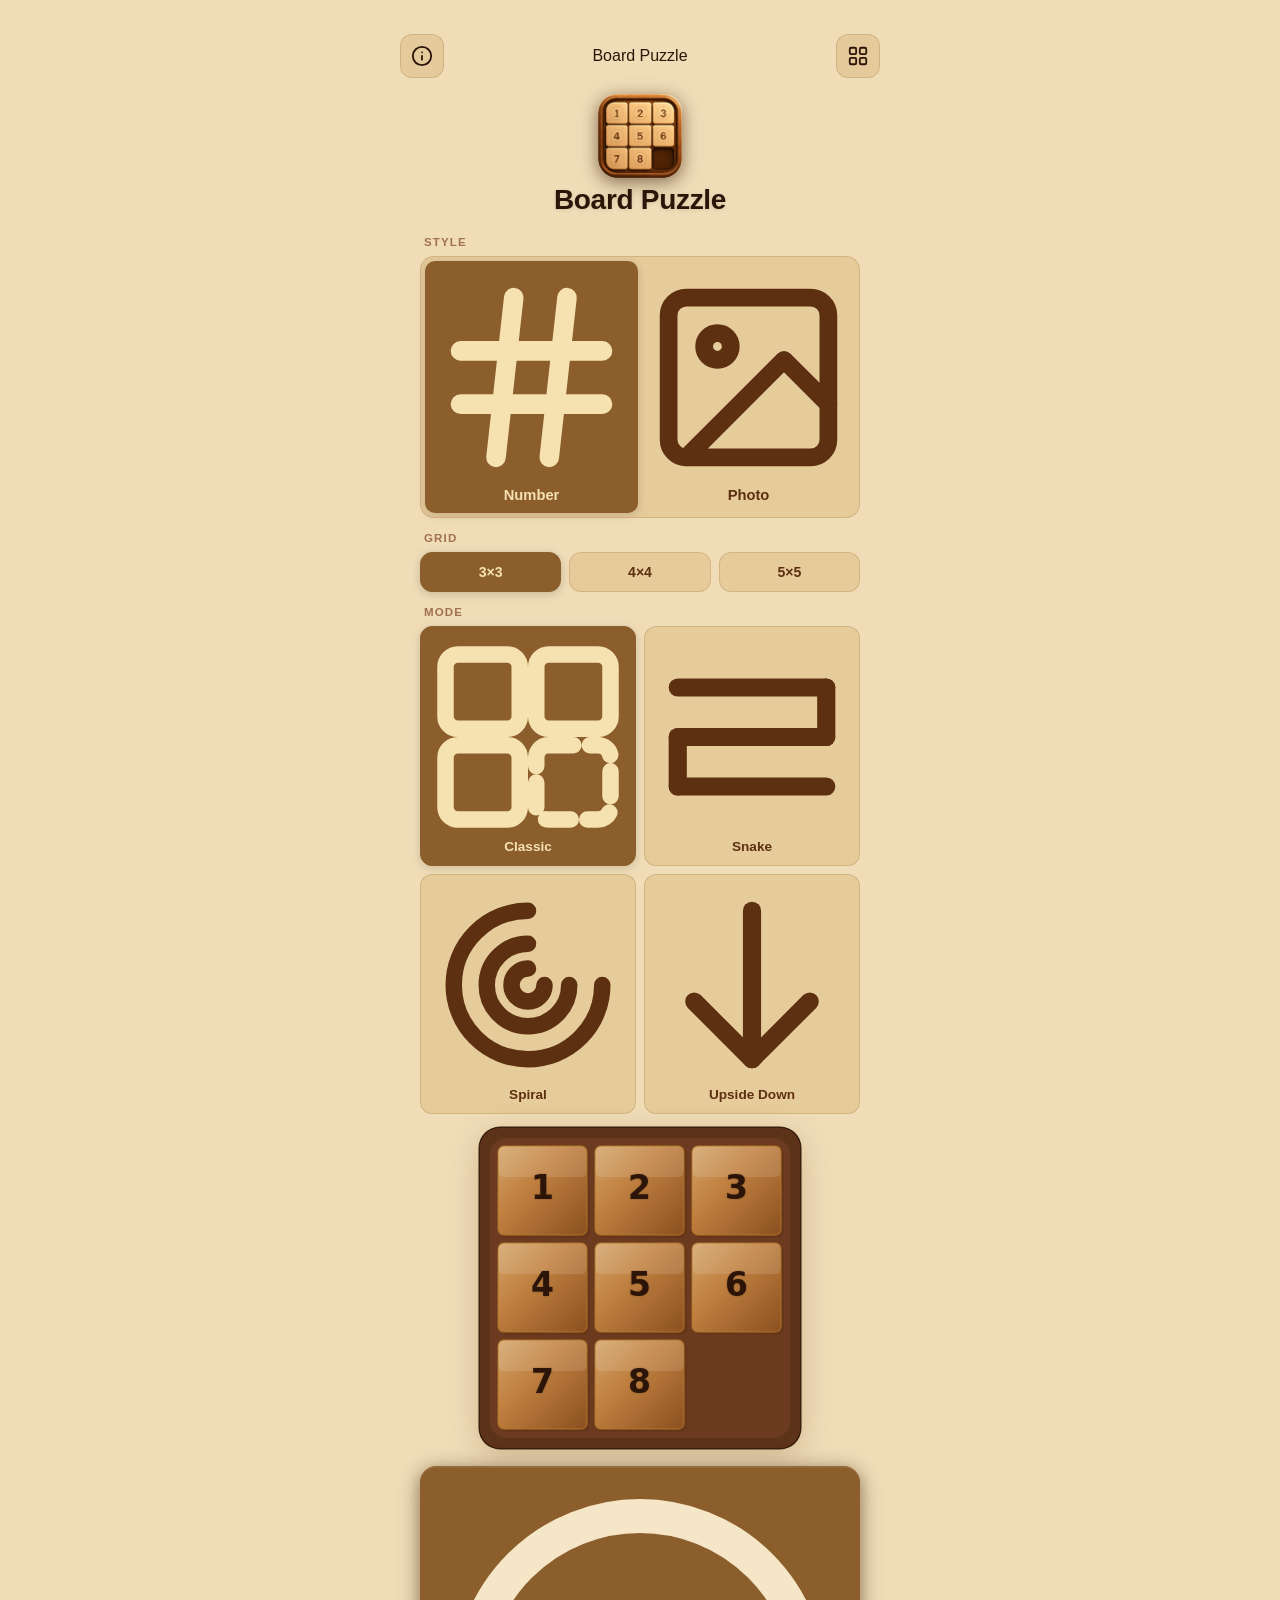
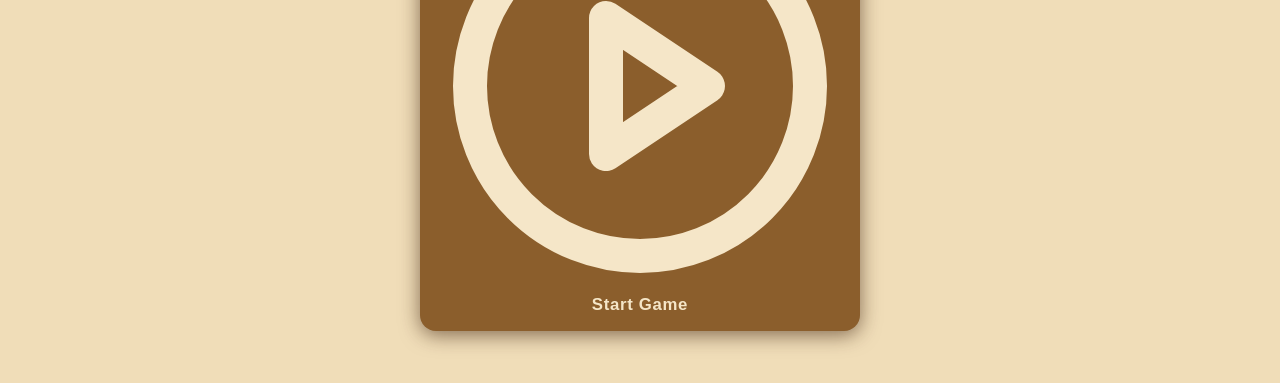
<file: index.html>
<!DOCTYPE html>
<html lang="en">
<head>
  <meta charset="UTF-8">
  <meta name="viewport" content="width=device-width, initial-scale=1.0, viewport-fit=cover">
  <meta name="theme-color" content="#8B5E3C" media="(prefers-color-scheme: light)">
  <meta name="theme-color" content="#130C04"  media="(prefers-color-scheme: dark)">
  <meta name="description" content="Board Puzzle — Premium offline sliding puzzle game">
  <meta name="apple-mobile-web-app-capable" content="yes">
  <meta name="apple-mobile-web-app-status-bar-style" content="default">
  <meta name="apple-mobile-web-app-title" content="Board Puzzle">
  <meta name="format-detection" content="telephone=no">
  <title>Board Puzzle</title>
  <link rel="manifest" href="manifest.json">
  <link rel="apple-touch-icon" href="assets/logo.png">
  <link rel="icon" type="image/png" href="assets/logo.png">
  <link rel="stylesheet" href="css/style.css">
  <link rel="stylesheet" href="css/popup.css">
</head>
<body>
<script>
  document.addEventListener('contextmenu', e => e.preventDefault());
  document.addEventListener('selectstart', e => e.preventDefault());
  document.addEventListener('dragstart',   e => e.preventDefault());
</script>

<main class="home-page">

  <!-- ── Top bar ────────────────────────────────────────────────────── -->
  <header class="top-bar" role="banner">
    <button id="infoBtn" class="icon-btn" aria-label="Information">
      <svg viewBox="0 0 24 24" fill="none" stroke="currentColor" stroke-width="2" stroke-linecap="round" stroke-linejoin="round">
        <circle cx="12" cy="12" r="10"/>
        <line x1="12" y1="16" x2="12" y2="12"/>
        <line x1="12" y1="8" x2="12.01" y2="8"/>
      </svg>
    </button>
    <span class="sr-only">Board Puzzle</span>
    <button id="dashBtn" class="icon-btn" aria-label="Dashboard">
      <svg viewBox="0 0 24 24" fill="none" stroke="currentColor" stroke-width="2" stroke-linecap="round">
        <rect x="3" y="3" width="7" height="7" rx="1.5"/>
        <rect x="14" y="3" width="7" height="7" rx="1.5"/>
        <rect x="3" y="14" width="7" height="7" rx="1.5"/>
        <rect x="14" y="14" width="7" height="7" rx="1.5"/>
      </svg>
    </button>
  </header>

  <!-- ── Logo ───────────────────────────────────────────────────────── -->
  <section class="logo-area" aria-label="App logo">
    <img src="assets/logo.png" alt="Board Puzzle logo" class="logo-img" loading="eager">
    <h1 class="logo-name">Board Puzzle</h1>
  </section>

  <!-- ── Style selector ─────────────────────────────────────────────── -->
  <section class="section" aria-label="Style selection">
    <p class="section-label">Style</p>
    <div class="style-selector" role="group" aria-label="Choose style">
      <button class="style-btn" data-style="number" aria-pressed="true">
        <svg class="btn-icon" viewBox="0 0 24 24" fill="none" stroke="currentColor" stroke-width="2.2" stroke-linecap="round" aria-hidden="true">
          <line x1="4" y1="9" x2="20" y2="9"/><line x1="4" y1="15" x2="20" y2="15"/>
          <line x1="10" y1="3" x2="8" y2="21"/><line x1="16" y1="3" x2="14" y2="21"/>
        </svg>
        Number
      </button>
      <button class="style-btn" data-style="photo" aria-pressed="false">
        <svg class="btn-icon" viewBox="0 0 24 24" fill="none" stroke="currentColor" stroke-width="2" stroke-linecap="round" stroke-linejoin="round" aria-hidden="true">
          <rect x="3" y="3" width="18" height="18" rx="2"/>
          <circle cx="8.5" cy="8.5" r="1.5"/>
          <polyline points="21 15 16 10 5 21"/>
        </svg>
        Photo
      </button>
    </div>
  </section>

  <!-- ── Grid selector ──────────────────────────────────────────────── -->
  <section class="section" aria-label="Grid size selection">
    <p class="section-label">Grid</p>
    <div class="grid-selector" role="group" aria-label="Choose grid size">
      <button class="grid-btn active" data-grid="3" aria-pressed="true">3×3</button>
      <button class="grid-btn"        data-grid="4" aria-pressed="false">4×4</button>
      <button class="grid-btn"        data-grid="5" aria-pressed="false">5×5</button>
    </div>
  </section>

  <!-- ── Number mode selector ───────────────────────────────────────── -->
  <section class="section" id="numModeSection" aria-label="Number mode selection">
    <p class="section-label">Mode</p>
    <div class="mode-selector" role="group" aria-label="Choose number mode">

      <button class="mode-btn active" data-mode="classic" aria-pressed="true">
        <svg class="btn-icon" viewBox="0 0 24 24" fill="none" stroke="currentColor" stroke-width="2" stroke-linecap="round" aria-hidden="true">
          <rect x="2" y="2" width="9" height="9" rx="1.5"/>
          <rect x="13" y="2" width="9" height="9" rx="1.5"/>
          <rect x="2" y="13" width="9" height="9" rx="1.5"/>
          <rect x="13" y="13" width="9" height="9" rx="1.5" stroke-dasharray="3 2"/>
        </svg>
        Classic
      </button>

      <button class="mode-btn" data-mode="snake" aria-pressed="false">
        <svg class="btn-icon" viewBox="0 0 24 24" fill="none" stroke="currentColor" stroke-width="2.2" stroke-linecap="round" stroke-linejoin="round" aria-hidden="true">
          <polyline points="3 6 21 6"/>
          <polyline points="21 6 21 12"/>
          <polyline points="21 12 3 12"/>
          <polyline points="3 12 3 18"/>
          <polyline points="3 18 21 18"/>
        </svg>
        Snake
      </button>

      <button class="mode-btn" data-mode="spiral" aria-pressed="false">
        <svg class="btn-icon" viewBox="0 0 24 24" fill="none" stroke="currentColor" stroke-width="2" stroke-linecap="round" aria-hidden="true">
          <path d="M21 12a9 9 0 1 1-9-9"/>
          <path d="M12 7a5 5 0 1 0 5 5"/>
          <path d="M14 12a2 2 0 1 1-2-2"/>
        </svg>
        Spiral
      </button>

      <button class="mode-btn" data-mode="upside-down" aria-pressed="false">
        <svg class="btn-icon" viewBox="0 0 24 24" fill="none" stroke="currentColor" stroke-width="2.2" stroke-linecap="round" stroke-linejoin="round" aria-hidden="true">
          <line x1="12" y1="3" x2="12" y2="21"/>
          <polyline points="19 14 12 21 5 14"/>
        </svg>
        Upside Down
      </button>

    </div>
  </section>

  <!-- ── Photo preset selector ──────────────────────────────────────── -->
  <section class="section hidden" id="photoModeSection" aria-label="Photo preset selection">
    <p class="section-label">Preset</p>
    <div class="preset-selector" role="group" aria-label="Choose photo preset">
      <button class="preset-btn active" data-preset="1" aria-pressed="true">Raj</button>
      <button class="preset-btn"        data-preset="2" aria-pressed="false">Ronit</button>
      <button class="preset-btn"        data-preset="3" aria-pressed="false">Aradhya</button>
      <button class="preset-btn"        data-preset="4" aria-pressed="false">Lovely</button>
      <button class="preset-btn"        data-preset="5" aria-pressed="false">Biklu</button>
      <button class="upload-btn" id="uploadBtn" aria-label="Upload your own image">
        <svg class="btn-icon" viewBox="0 0 24 24" fill="none" stroke="currentColor" stroke-width="2" stroke-linecap="round" stroke-linejoin="round" aria-hidden="true">
          <path d="M21 15v4a2 2 0 0 1-2 2H5a2 2 0 0 1-2-2v-4"/>
          <polyline points="17 8 12 3 7 8"/>
          <line x1="12" y1="3" x2="12" y2="15"/>
        </svg>
        Upload
      </button>
    </div>
    <input type="file" id="photoUpload" accept="image/*" style="display:none" aria-hidden="true">
  </section>

  <!-- ── Live Preview ────────────────────────────────────────────────── -->
  <section class="preview-section" aria-label="Live board preview">
    <div class="preview-card" aria-hidden="true">
      <canvas id="previewCanvas" width="300" height="300" aria-label="Board preview"></canvas>
    </div>
  </section>

  <!-- ── Start button ───────────────────────────────────────────────── -->
  <div class="start-btn-wrap">
    <button id="startBtn" class="start-btn" aria-label="Start new game">
      <svg class="btn-icon" viewBox="0 0 24 24" fill="none" stroke="currentColor" stroke-width="2" stroke-linecap="round" stroke-linejoin="round" aria-hidden="true">
        <circle cx="12" cy="12" r="10"/>
        <polygon points="10 8 16 12 10 16 10 8"/>
      </svg>
      Start Game
    </button>
  </div>

  <!-- ── Resume card ────────────────────────────────────────────────── -->
  <div class="resume-card" id="resumeCard" role="region" aria-label="Resume game">
    <div class="resume-header">
      <svg class="resume-header-icon" viewBox="0 0 24 24" fill="none" stroke="currentColor" stroke-width="2" stroke-linecap="round" stroke-linejoin="round" aria-hidden="true">
        <path d="M1 4v6h6"/><path d="M23 20v-6h-6"/>
        <path d="M20.49 9A9 9 0 0 0 5.64 5.64L1 10M23 14l-4.64 4.36A9 9 0 0 1 3.51 15"/>
      </svg>
      Resume Game
    </div>
    <div class="resume-info">
      <span class="resume-badge resume-grid">3×3</span>
      <span class="resume-badge resume-mode">Classic</span>
      <span class="resume-badge resume-moves">0 moves</span>
      <span class="resume-badge resume-time">0:00</span>
    </div>
    <button id="resumeBtn" class="resume-btn">
      <svg class="btn-icon" viewBox="0 0 24 24" fill="none" stroke="currentColor" stroke-width="2.2" stroke-linecap="round" stroke-linejoin="round" aria-hidden="true">
        <polygon points="5 3 19 12 5 21 5 3"/>
      </svg>
      Continue
    </button>
  </div>

</main>

<!-- ── Dashboard Drawer ────────────────────────────────────────────────── -->
<aside id="dashDrawer" class="drawer" role="complementary" aria-label="Dashboard">
  <div class="dash-inner"></div>
</aside>

<!-- ── Info Drawer ─────────────────────────────────────────────────────── -->
<aside id="infoDrawer" class="drawer right" role="complementary" aria-label="Information">
</aside>

<!-- ── Scripts ────────────────────────────────────────────────────────── -->
<script src="js/storage.js"></script>
<script src="js/icons.js"></script>
<script src="js/sound.js"></script>
<script src="js/board.js"></script>
<script src="js/image.js"></script>
<script src="js/animation.js"></script>
<script src="js/dashboard.js"></script>
<script src="js/popup.js"></script>
<script src="js/app.js"></script>
</body>
</html>
</file>
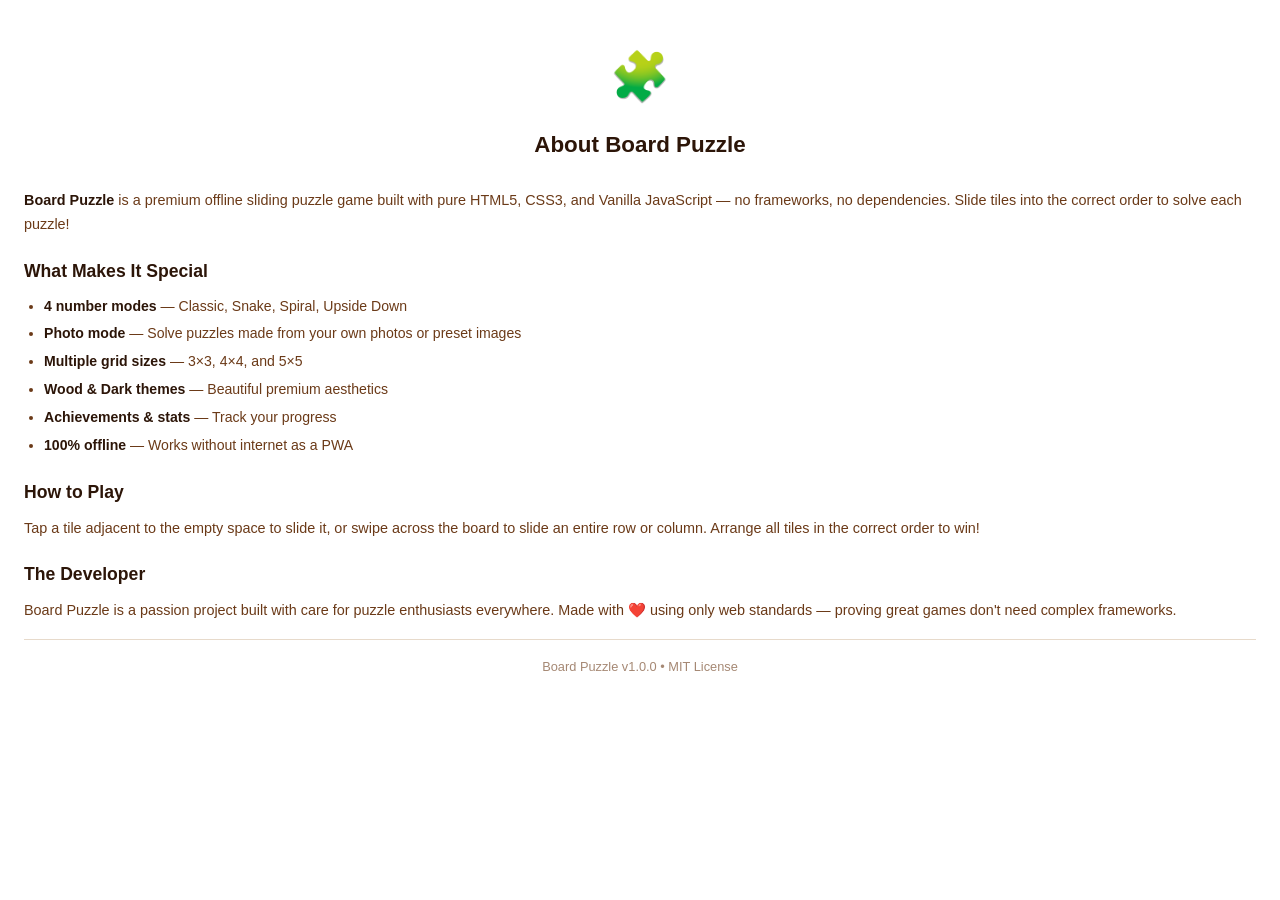
<file: about.html>
<!DOCTYPE html>
<html lang="en">
<head>
  <meta charset="UTF-8">
  <meta name="viewport" content="width=device-width, initial-scale=1.0">
  <title>About — Board Puzzle</title>
  <link rel="stylesheet" href="css/style.css">
  <link rel="stylesheet" href="css/popup.css">
</head>
<body style="background:transparent;">
<div class="page-content popup-page-body">

  <div class="info-hero">
    <div class="info-hero-icon">🧩</div>
    <h1>About Board Puzzle</h1>
  </div>

  <p>
    <strong>Board Puzzle</strong> is a premium offline sliding puzzle game built with
    pure HTML5, CSS3, and Vanilla JavaScript — no frameworks, no dependencies.
    Slide tiles into the correct order to solve each puzzle!
  </p>

  <h2>What Makes It Special</h2>
  <ul>
    <li><strong>4 number modes</strong> — Classic, Snake, Spiral, Upside Down</li>
    <li><strong>Photo mode</strong> — Solve puzzles made from your own photos or preset images</li>
    <li><strong>Multiple grid sizes</strong> — 3×3, 4×4, and 5×5</li>
    <li><strong>Wood &amp; Dark themes</strong> — Beautiful premium aesthetics</li>
    <li><strong>Achievements &amp; stats</strong> — Track your progress</li>
    <li><strong>100% offline</strong> — Works without internet as a PWA</li>
  </ul>

  <h2>How to Play</h2>
  <p>
    Tap a tile adjacent to the empty space to slide it, or swipe across the board
    to slide an entire row or column. Arrange all tiles in the correct order to win!
  </p>

  <h2>The Developer</h2>
  <p>
    Board Puzzle is a passion project built with care for puzzle enthusiasts everywhere.
    Made with ❤️ using only web standards — proving great games don't need complex frameworks.
  </p>

  <hr>

  <p style="text-align:center; opacity:0.6; font-size:0.8rem;">
    Board Puzzle v1.0.0 &bull; MIT License
  </p>

</div>
</body>
</html>
</file>
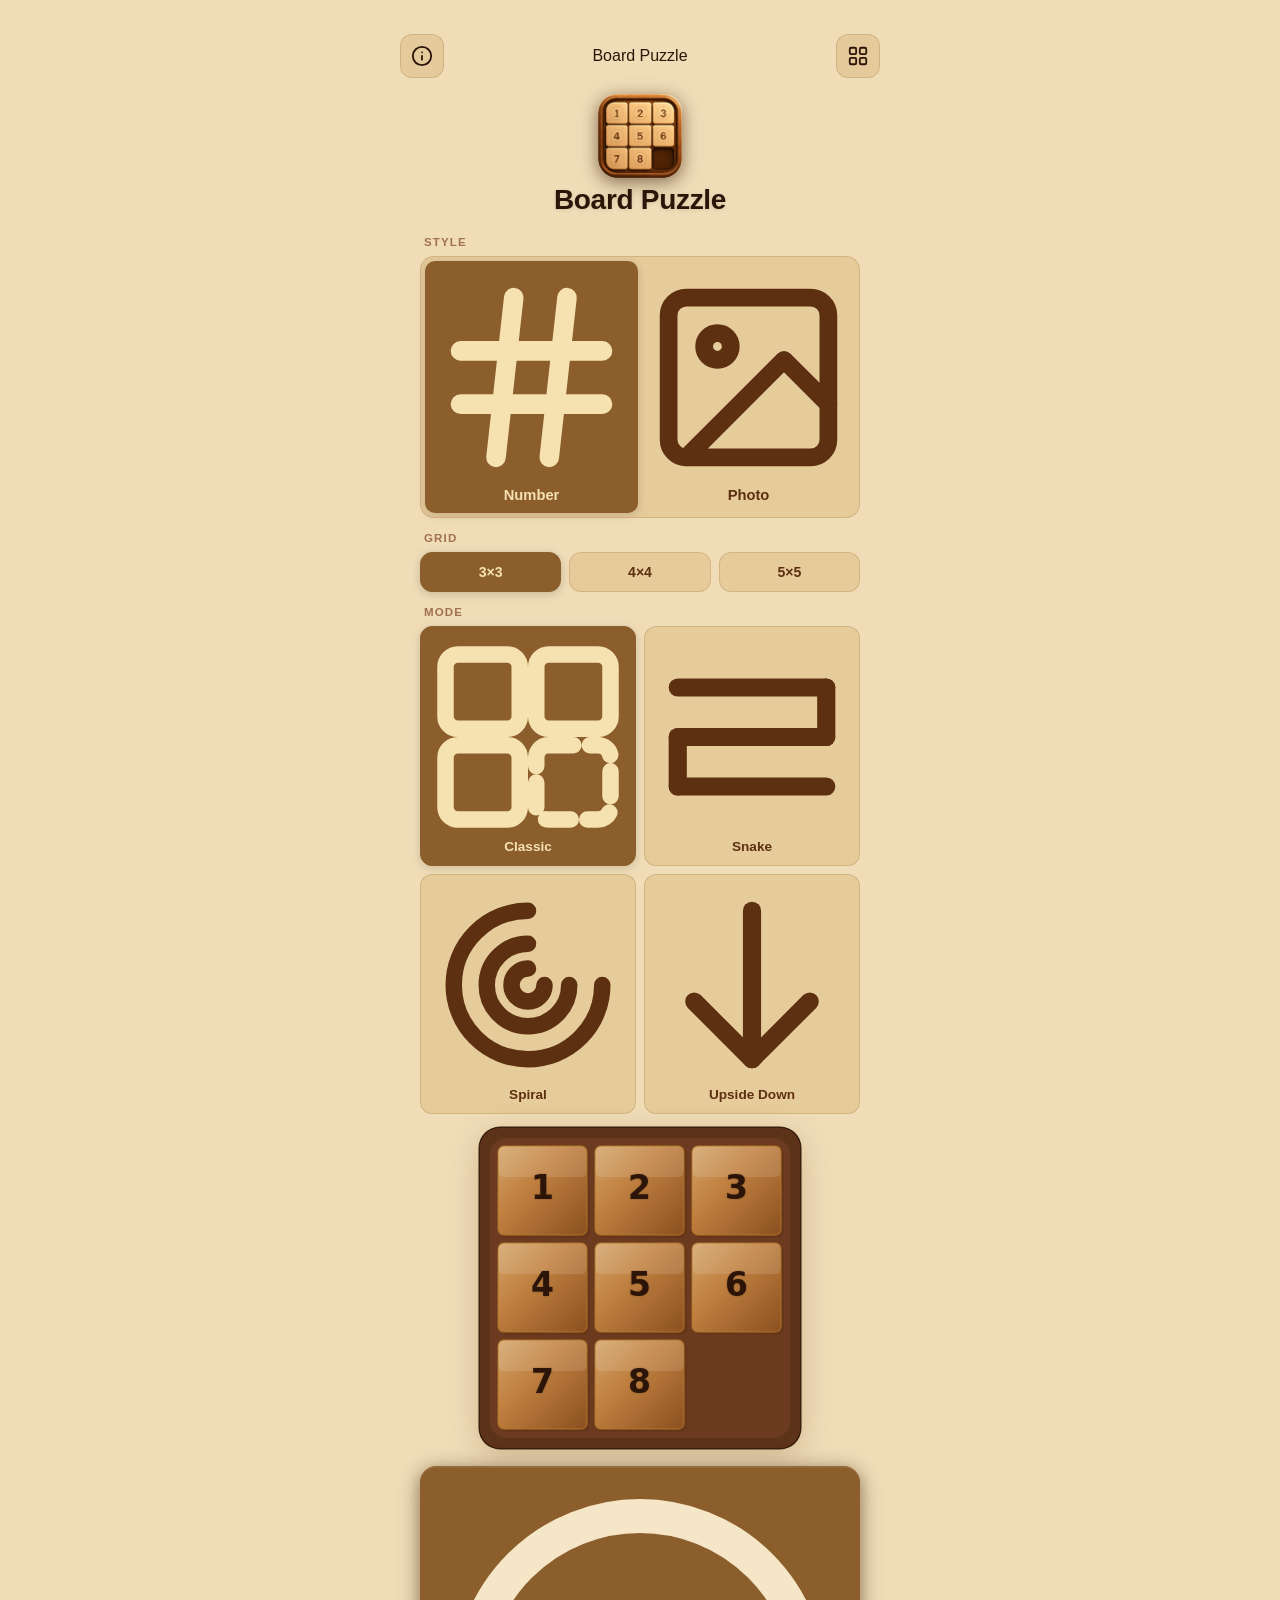
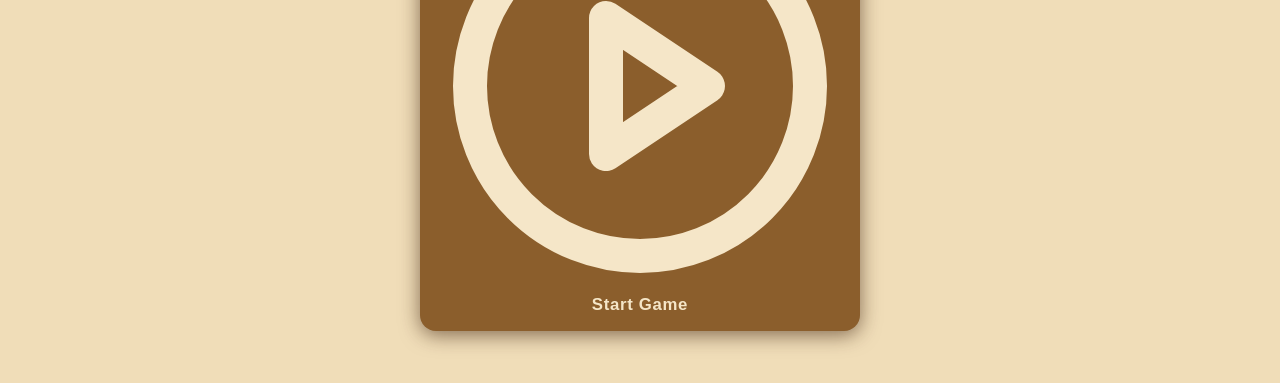
<file: game.html>
<!DOCTYPE html>
<html lang="en">
<head>
  <meta charset="UTF-8">
  <meta name="viewport" content="width=device-width, initial-scale=1.0, viewport-fit=cover">
  <meta name="theme-color" content="#8B5E3C" media="(prefers-color-scheme: light)">
  <meta name="theme-color" content="#130C04"  media="(prefers-color-scheme: dark)">
  <meta name="apple-mobile-web-app-capable" content="yes">
  <meta name="apple-mobile-web-app-status-bar-style" content="default">

  <title>Board Puzzle — Play</title>

  <link rel="manifest" href="manifest.json">
  <link rel="apple-touch-icon" href="assets/logo.png">
  <link rel="icon" type="image/png" href="assets/logo.png">

  <link rel="stylesheet" href="css/style.css">
  <link rel="stylesheet" href="css/game.css">
  <link rel="stylesheet" href="css/popup.css">
</head>

<body>
<script>
  document.addEventListener('contextmenu', e => e.preventDefault());
  document.addEventListener('selectstart', e => e.preventDefault());
  document.addEventListener('dragstart',   e => e.preventDefault());
</script>

<!-- ════════════════════════════════════════════════════════════════════════
     GAME PAGE
════════════════════════════════════════════════════════════════════════ -->
<main class="game-page" id="gamePage">

  <!-- ── Game header ──────────────────────────────────────────────────── -->
  <header class="game-header" role="banner">

    <!-- Exit -->
    <button id="exitBtn" class="game-icon-btn" aria-label="Exit game" title="Exit to home">
      <svg viewBox="0 0 24 24" fill="none" stroke="currentColor" stroke-width="2.5" stroke-linecap="round" stroke-linejoin="round">
        <line x1="18" y1="6" x2="6" y2="18"/>
        <line x1="6"  y1="6" x2="18" y2="18"/>
      </svg>
    </button>

    <!-- Moves + Timer cluster -->
    <div class="score-cluster" role="status" aria-live="polite" aria-label="Game status">
      <div class="score-item">
        <span class="score-label">Moves</span>
        <span class="score-value" id="movesDisplay" aria-label="Move count">0</span>
      </div>
      <div class="score-divider" aria-hidden="true"></div>
      <div class="score-item">
        <span class="score-label">Time</span>
        <span class="score-value" id="timerDisplay" aria-label="Elapsed time">0:00</span>
      </div>
    </div>

    <!-- Sound + Pause -->
    <div style="display:flex;gap:6px;">
      <button id="soundBtn" class="game-icon-btn" aria-label="Toggle sound" title="Toggle sound">
        <!-- Sound On icon -->
        <svg viewBox="0 0 24 24" fill="none" stroke="currentColor" stroke-width="2" stroke-linecap="round" stroke-linejoin="round">
          <polygon points="11 5 6 9 2 9 2 15 6 15 11 19 11 5"/>
          <path d="M15.54 8.46a5 5 0 0 1 0 7.07"/>
          <path d="M19.07 4.93a10 10 0 0 1 0 14.14"/>
        </svg>
      </button>

      <button id="pauseBtn" class="game-icon-btn" aria-label="Pause game" title="Pause">
        <svg viewBox="0 0 24 24" fill="none" stroke="currentColor" stroke-width="2.5" stroke-linecap="round">
          <rect x="6"  y="4" width="4" height="16" rx="1"/>
          <rect x="14" y="4" width="4" height="16" rx="1"/>
        </svg>
      </button>
    </div>

  </header><!-- /game-header -->

  <!-- ── Board ────────────────────────────────────────────────────────── -->
  <section class="board-wrap" aria-label="Puzzle board">
    <div id="boardContainer"
         role="grid"
         aria-label="Sliding puzzle board"
         data-size="3">
      <!-- Tiles injected by game.js -->
    </div>
  </section>

  <!-- ── Sub-header: mode / grid info ─────────────────────────────────── -->
  <div class="game-sub-header" aria-live="polite">
    <span id="gameMode">Classic</span>
    <span class="dot" aria-hidden="true"></span>
    <span id="gameGrid">3×3</span>
  </div>

  <!-- ── Controls ──────────────────────────────────────────────────────── -->
  <nav class="game-controls" aria-label="Game controls">

    <!-- Shuffle -->
    <button id="shuffleBtn" class="ctrl-btn shuffle" aria-label="Shuffle board" title="Shuffle">
      <svg viewBox="0 0 24 24" fill="none" stroke="currentColor" stroke-width="2" stroke-linecap="round" stroke-linejoin="round" width="22" height="22">
        <polyline points="16 3 21 3 21 8"/>
        <line x1="4" y1="20" x2="21" y2="3"/>
        <polyline points="21 16 21 21 16 21"/>
        <line x1="15" y1="15" x2="21" y2="21"/>
      </svg>
      Shuffle
    </button>

    <!-- Undo -->
    <button id="undoBtn" class="ctrl-btn" aria-label="Undo last move" title="Undo" disabled>
      <svg viewBox="0 0 24 24" fill="none" stroke="currentColor" stroke-width="2" stroke-linecap="round" stroke-linejoin="round" width="22" height="22">
        <polyline points="9 14 4 9 9 4"/>
        <path d="M20 20v-7a4 4 0 0 0-4-4H4"/>
      </svg>
      Undo
    </button>

    <!-- Redo -->
    <button id="redoBtn" class="ctrl-btn" aria-label="Redo move" title="Redo" disabled>
      <svg viewBox="0 0 24 24" fill="none" stroke="currentColor" stroke-width="2" stroke-linecap="round" stroke-linejoin="round" width="22" height="22">
        <polyline points="15 14 20 9 15 4"/>
        <path d="M4 20v-7a4 4 0 0 1 4-4h12"/>
      </svg>
      Redo
    </button>

    <!-- Eye (photo mode only, shown/hidden by JS) -->
    <button id="eyeBtn" class="ctrl-btn eye" aria-label="Toggle number labels" title="Show/hide numbers" style="display:none;">
      <svg viewBox="0 0 24 24" fill="none" stroke="currentColor" stroke-width="2" stroke-linecap="round" stroke-linejoin="round" width="22" height="22">
        <path d="M1 12s4-8 11-8 11 8 11 8-4 8-11 8-11-8-11-8z"/>
        <circle cx="12" cy="12" r="3"/>
      </svg>
      Numbers
    </button>

  </nav><!-- /game-controls -->

</main><!-- /game-page -->


<!-- ── Scripts ───────────────────────────────────────────────────────────── -->
<script src="js/storage.js"></script>
<script src="js/sound.js"></script>
<script src="js/board.js"></script>
<script src="js/image.js"></script>
<script src="js/animation.js"></script>
<script src="js/dashboard.js"></script>
<script src="js/popup.js"></script>
<script src="js/game.js"></script>

</body>
</html>
</file>
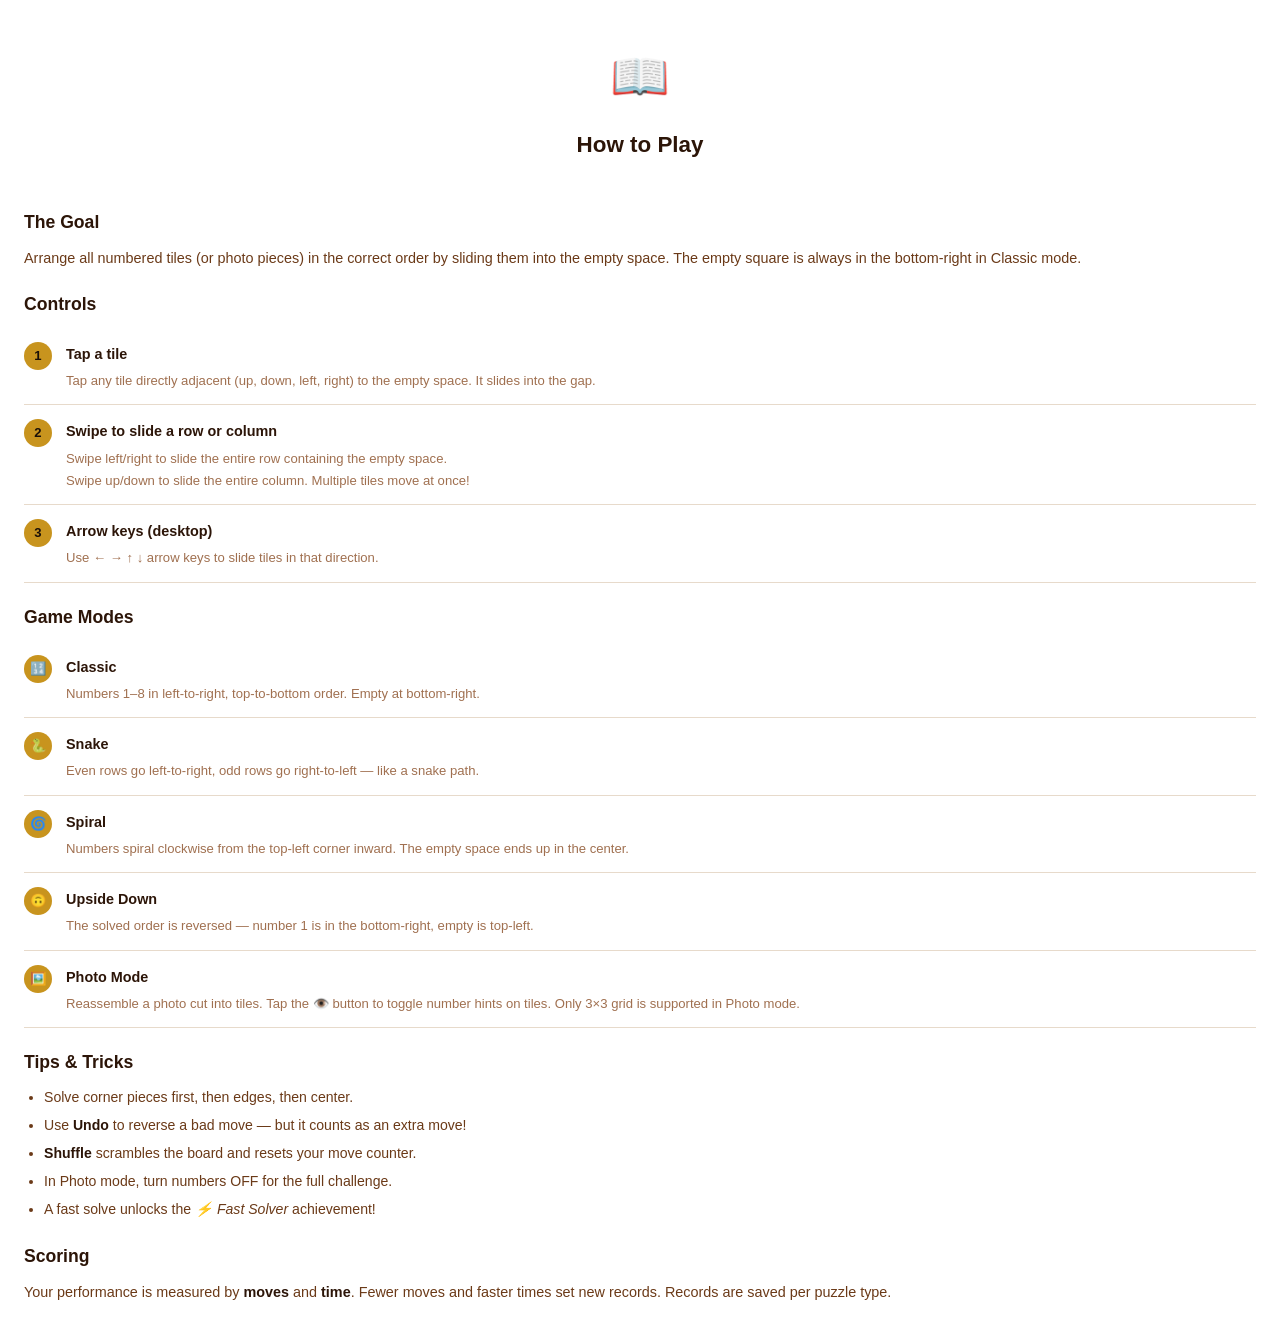
<file: guide.html>
<!DOCTYPE html>
<html lang="en">
<head>
  <meta charset="UTF-8">
  <meta name="viewport" content="width=device-width, initial-scale=1.0">
  <title>Guide — Board Puzzle</title>
  <link rel="stylesheet" href="css/style.css">
  <link rel="stylesheet" href="css/popup.css">
</head>
<body style="background:transparent;">
<div class="page-content popup-page-body">

  <div class="info-hero">
    <div class="info-hero-icon">📖</div>
    <h1>How to Play</h1>
  </div>

  <h2>The Goal</h2>
  <p>
    Arrange all numbered tiles (or photo pieces) in the correct order by sliding
    them into the empty space. The empty square is always in the bottom-right
    in Classic mode.
  </p>

  <h2>Controls</h2>

  <div class="guide-step">
    <div class="guide-step-num">1</div>
    <div class="guide-step-body">
      <strong>Tap a tile</strong>
      <p>Tap any tile directly adjacent (up, down, left, right) to the empty space. It slides into the gap.</p>
    </div>
  </div>

  <div class="guide-step">
    <div class="guide-step-num">2</div>
    <div class="guide-step-body">
      <strong>Swipe to slide a row or column</strong>
      <p>
        Swipe left/right to slide the entire row containing the empty space.<br>
        Swipe up/down to slide the entire column. Multiple tiles move at once!
      </p>
    </div>
  </div>

  <div class="guide-step">
    <div class="guide-step-num">3</div>
    <div class="guide-step-body">
      <strong>Arrow keys (desktop)</strong>
      <p>Use ← → ↑ ↓ arrow keys to slide tiles in that direction.</p>
    </div>
  </div>

  <h2>Game Modes</h2>

  <div class="guide-step">
    <div class="guide-step-num">🔢</div>
    <div class="guide-step-body">
      <strong>Classic</strong>
      <p>Numbers 1–8 in left-to-right, top-to-bottom order. Empty at bottom-right.</p>
    </div>
  </div>

  <div class="guide-step">
    <div class="guide-step-num">🐍</div>
    <div class="guide-step-body">
      <strong>Snake</strong>
      <p>Even rows go left-to-right, odd rows go right-to-left — like a snake path.</p>
    </div>
  </div>

  <div class="guide-step">
    <div class="guide-step-num">🌀</div>
    <div class="guide-step-body">
      <strong>Spiral</strong>
      <p>Numbers spiral clockwise from the top-left corner inward. The empty space ends up in the center.</p>
    </div>
  </div>

  <div class="guide-step">
    <div class="guide-step-num">🙃</div>
    <div class="guide-step-body">
      <strong>Upside Down</strong>
      <p>The solved order is reversed — number 1 is in the bottom-right, empty is top-left.</p>
    </div>
  </div>

  <div class="guide-step">
    <div class="guide-step-num">🖼️</div>
    <div class="guide-step-body">
      <strong>Photo Mode</strong>
      <p>
        Reassemble a photo cut into tiles. Tap the 👁️ button to toggle number
        hints on tiles. Only 3×3 grid is supported in Photo mode.
      </p>
    </div>
  </div>

  <h2>Tips &amp; Tricks</h2>
  <ul>
    <li>Solve corner pieces first, then edges, then center.</li>
    <li>Use <strong>Undo</strong> to reverse a bad move — but it counts as an extra move!</li>
    <li><strong>Shuffle</strong> scrambles the board and resets your move counter.</li>
    <li>In Photo mode, turn numbers OFF for the full challenge.</li>
    <li>A fast solve unlocks the <em>⚡ Fast Solver</em> achievement!</li>
  </ul>

  <h2>Scoring</h2>
  <p>
    Your performance is measured by <strong>moves</strong> and <strong>time</strong>.
    Fewer moves and faster times set new records. Records are saved per puzzle type.
  </p>

</div>
</body>
</html>
</file>
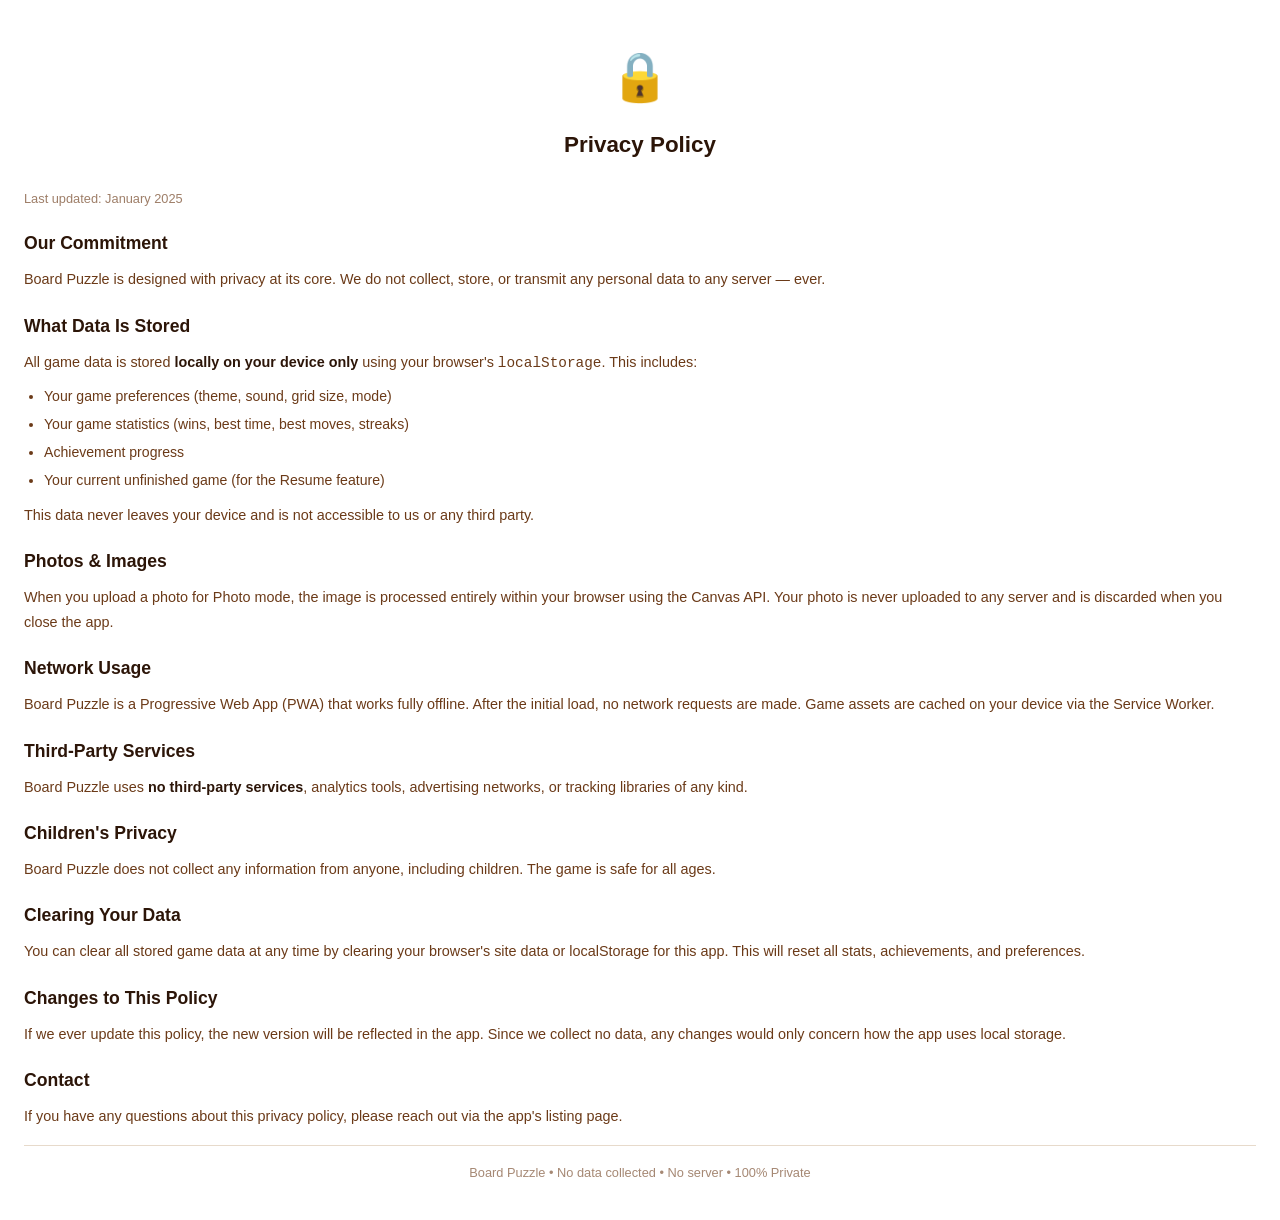
<file: policy.html>
<!DOCTYPE html>
<html lang="en">
<head>
  <meta charset="UTF-8">
  <meta name="viewport" content="width=device-width, initial-scale=1.0">
  <title>Privacy Policy — Board Puzzle</title>
  <link rel="stylesheet" href="css/style.css">
  <link rel="stylesheet" href="css/popup.css">
</head>
<body style="background:transparent;">
<div class="page-content popup-page-body">

  <div class="info-hero">
    <div class="info-hero-icon">🔒</div>
    <h1>Privacy Policy</h1>
  </div>

  <p style="opacity:0.65; font-size:0.8rem;">Last updated: January 2025</p>

  <h2>Our Commitment</h2>
  <p>
    Board Puzzle is designed with privacy at its core. We do not collect, store,
    or transmit any personal data to any server — ever.
  </p>

  <h2>What Data Is Stored</h2>
  <p>
    All game data is stored <strong>locally on your device only</strong> using
    your browser's <code>localStorage</code>. This includes:
  </p>
  <ul>
    <li>Your game preferences (theme, sound, grid size, mode)</li>
    <li>Your game statistics (wins, best time, best moves, streaks)</li>
    <li>Achievement progress</li>
    <li>Your current unfinished game (for the Resume feature)</li>
  </ul>
  <p>
    This data never leaves your device and is not accessible to us or any
    third party.
  </p>

  <h2>Photos &amp; Images</h2>
  <p>
    When you upload a photo for Photo mode, the image is processed entirely
    within your browser using the Canvas API. Your photo is never uploaded to
    any server and is discarded when you close the app.
  </p>

  <h2>Network Usage</h2>
  <p>
    Board Puzzle is a Progressive Web App (PWA) that works fully offline.
    After the initial load, no network requests are made. Game assets are
    cached on your device via the Service Worker.
  </p>

  <h2>Third-Party Services</h2>
  <p>
    Board Puzzle uses <strong>no third-party services</strong>, analytics tools,
    advertising networks, or tracking libraries of any kind.
  </p>

  <h2>Children's Privacy</h2>
  <p>
    Board Puzzle does not collect any information from anyone, including children.
    The game is safe for all ages.
  </p>

  <h2>Clearing Your Data</h2>
  <p>
    You can clear all stored game data at any time by clearing your browser's
    site data or localStorage for this app. This will reset all stats,
    achievements, and preferences.
  </p>

  <h2>Changes to This Policy</h2>
  <p>
    If we ever update this policy, the new version will be reflected in the
    app. Since we collect no data, any changes would only concern how the app
    uses local storage.
  </p>

  <h2>Contact</h2>
  <p>
    If you have any questions about this privacy policy, please reach out
    via the app's listing page.
  </p>

  <hr>
  <p style="text-align:center; opacity:0.6; font-size:0.8rem;">
    Board Puzzle &bull; No data collected &bull; No server &bull; 100% Private
  </p>

</div>
</body>
</html>
</file>
<file: css/style.css>
/* ============================================================
   Board Puzzle — style.css
   Global variables, theme tokens, home screen layout,
   drawers, resume card, selector UI, and page transitions.
   ============================================================ */

/* ── Google-like system font stack for clean mobile look ───────────────── */
*, *::before, *::after { box-sizing: border-box; margin: 0; padding: 0; }

/* ============================================================
   DESIGN TOKENS — Light (Wood) Theme
   ============================================================ */
:root {
  /* Board & tiles */
  --board-bg:          #5C3218;
  --board-border:      #3A1E0C;
  --board-shadow:      rgba(58, 30, 12, 0.6);

  --tile-top:          #D4A56A;
  --tile-mid:          #B87840;
  --tile-bot:          #7A4520;
  --tile-border:       #A06030;
  --tile-shine:        rgba(255, 235, 190, 0.28);
  --tile-text:         #2C1508;
  --tile-shadow:       rgba(80, 40, 10, 0.5);
  --tile-radius:       10px;

  /* App background */
  --bg-page:           #F0DDB8;
  --bg-card:           rgba(210, 170, 100, 0.35);
  --bg-glass:          rgba(245, 228, 190, 0.88);
  --bg-section:        rgba(200, 155, 80, 0.20);

  /* Typography */
  --text-primary:      #2C1508;
  --text-secondary:    #6B3A18;
  --text-accent:       #5C2E08;
  --text-muted:        #A07050;

  /* Accent / gold */
  --accent:            #C8941E;
  --accent-hover:      #D4A830;
  --accent-glow:       rgba(200, 148, 30, 0.35);

  /* UI elements */
  --btn-primary-bg:    #8B5E2C;
  --btn-primary-text:  #F5E6C8;
  --btn-secondary-bg:  rgba(200, 155, 80, 0.30);
  --btn-secondary-text:#3A1E08;
  --btn-radius:        12px;
  --btn-hover-lift:    translateY(-2px);

  --selector-bg:       rgba(200, 150, 70, 0.25);
  --selector-active:   #8B5E2C;
  --selector-text:     #5C3010;
  --selector-active-text: #F5E2B0;

  --divider:           rgba(160, 110, 50, 0.25);
  --shadow-card:       0 4px 20px rgba(80, 40, 10, 0.15);
  --shadow-elevated:   0 8px 32px rgba(80, 40, 10, 0.22);

  /* Drawer */
  --drawer-bg:         #F0D9B0;
  --drawer-border:     rgba(180, 130, 60, 0.3);

  /* Resume card */
  --resume-bg:         rgba(220, 175, 100, 0.35);
  --resume-border:     rgba(180, 130, 60, 0.4);

  /* Scrollbar */
  scrollbar-width: thin;
  scrollbar-color: var(--accent) transparent;
}

/* ============================================================
   DESIGN TOKENS — Dark Theme
   ============================================================ */
[data-theme="dark"] {
  --board-bg:          #130C04;
  --board-border:      #080502;
  --board-shadow:      rgba(0, 0, 0, 0.8);

  --tile-top:          #3A2810;
  --tile-mid:          #2A1C0A;
  --tile-bot:          #160E04;
  --tile-border:       rgba(200, 155, 60, 0.30);
  --tile-shine:        rgba(255, 220, 120, 0.08);
  --tile-text:         #E8D5A3;
  --tile-shadow:       rgba(0, 0, 0, 0.7);

  --bg-page:           #0F0A04;
  --bg-card:           rgba(40, 26, 10, 0.75);
  --bg-glass:          rgba(22, 14, 6, 0.92);
  --bg-section:        rgba(50, 34, 12, 0.50);

  --text-primary:      #E8D5A3;
  --text-secondary:    #B08840;
  --text-accent:       #D4A835;
  --text-muted:        #6B5030;

  --accent:            #C9A227;
  --accent-hover:      #E0B838;
  --accent-glow:       rgba(200, 162, 39, 0.30);

  --btn-primary-bg:    #C9A227;
  --btn-primary-text:  #1A1008;
  --btn-secondary-bg:  rgba(60, 40, 15, 0.70);
  --btn-secondary-text:#C9A227;

  --selector-bg:       rgba(40, 26, 10, 0.60);
  --selector-active:   #C9A227;
  --selector-text:     #A08040;
  --selector-active-text: #1A1008;

  --divider:           rgba(100, 70, 25, 0.35);
  --shadow-card:       0 4px 20px rgba(0, 0, 0, 0.45);
  --shadow-elevated:   0 8px 32px rgba(0, 0, 0, 0.60);

  --drawer-bg:         #1A1208;
  --drawer-border:     rgba(100, 70, 25, 0.40);

  --resume-bg:         rgba(40, 26, 10, 0.75);
  --resume-border:     rgba(160, 120, 40, 0.4);
}

/* ============================================================
   BASE
   ============================================================ */
html { font-size: 16px; -webkit-text-size-adjust: 100%; }

body {
  font-family: -apple-system, BlinkMacSystemFont, 'Segoe UI', Roboto, sans-serif;
  background-color: var(--bg-page);
  color: var(--text-primary);
  min-height: 100dvh;
  overflow-x: hidden;
  user-select: none;
  -webkit-user-select: none;
  -webkit-touch-callout: none;
  transition: background-color 0.3s ease, color 0.3s ease;
}

/* Prevent image drag / context-menu on assets */
img { -webkit-user-drag: none; user-drag: none; pointer-events: none; }
canvas { touch-action: none; }

/* ============================================================
   HOME LAYOUT
   ============================================================ */
.home-page {
  display: flex;
  flex-direction: column;
  align-items: center;
  min-height: 100dvh;
  padding: 0 16px 32px;
  padding-top: env(safe-area-inset-top, 0);
}

/* ── Top bar ──────────────────────────────────────────────────────────── */
.top-bar {
  width: 100%;
  max-width: 480px;
  display: flex;
  align-items: center;
  justify-content: space-between;
  padding: 14px 0 8px;
}

.icon-btn {
  width: 44px; height: 44px;
  display: flex; align-items: center; justify-content: center;
  background: var(--bg-card);
  border: 1.5px solid var(--divider);
  border-radius: 12px;
  cursor: pointer;
  color: var(--text-primary);
  transition: background 0.18s, transform 0.15s;
  -webkit-tap-highlight-color: transparent;
  position: relative; overflow: hidden;
}
.icon-btn:hover { background: var(--bg-section); transform: var(--btn-hover-lift); }
.icon-btn:active { transform: scale(0.93); }
.icon-btn svg { width: 22px; height: 22px; }

/* ── Logo area ──────────────────────────────────────────────────────── */
.logo-area {
  display: flex;
  flex-direction: column;
  align-items: center;
  gap: 6px;
  margin: 8px 0 20px;
}
.logo-img {
  width: 72px; height: 72px;
  border-radius: 18px;
  box-shadow: 0 4px 18px var(--board-shadow);
  pointer-events: none;
}
.logo-name {
  font-size: 1.55rem;
  font-weight: 800;
  letter-spacing: -0.3px;
  color: var(--text-primary);
  text-shadow: 0 1px 4px rgba(0,0,0,0.12);
}

/* ── Section wrapper ─────────────────────────────────────────────────── */
.section {
  width: 100%;
  max-width: 440px;
  margin-bottom: 14px;
}

.section-label {
  font-size: 0.72rem;
  font-weight: 700;
  letter-spacing: 0.10em;
  text-transform: uppercase;
  color: var(--text-muted);
  margin-bottom: 8px;
  padding-left: 4px;
}

/* ── Style toggle (Number / Photo) ──────────────────────────────────── */
.style-selector {
  display: flex;
  background: var(--selector-bg);
  border-radius: 14px;
  padding: 4px;
  gap: 4px;
  border: 1.5px solid var(--divider);
}

.style-btn {
  flex: 1;
  padding: 10px 0;
  font-size: 0.92rem;
  font-weight: 600;
  text-align: center;
  background: transparent;
  border: none;
  border-radius: 10px;
  color: var(--selector-text);
  cursor: pointer;
  transition: background 0.18s, color 0.18s, transform 0.12s;
  -webkit-tap-highlight-color: transparent;
  position: relative; overflow: hidden;
}
.style-btn.active {
  background: var(--selector-active);
  color: var(--selector-active-text);
  box-shadow: 0 2px 10px rgba(0,0,0,0.15);
}
.style-btn:active { transform: scale(0.96); }

/* ── Grid selector ────────────────────────────────────────────────────── */
.grid-selector {
  display: flex;
  gap: 8px;
}

.grid-btn {
  flex: 1;
  padding: 11px 4px;
  font-size: 0.88rem;
  font-weight: 700;
  text-align: center;
  background: var(--selector-bg);
  border: 1.5px solid var(--divider);
  border-radius: 12px;
  color: var(--selector-text);
  cursor: pointer;
  transition: background 0.18s, color 0.18s, border-color 0.18s, transform 0.12s;
  -webkit-tap-highlight-color: transparent;
  position: relative; overflow: hidden;
}
.grid-btn.active {
  background: var(--selector-active);
  border-color: var(--selector-active);
  color: var(--selector-active-text);
  box-shadow: 0 2px 10px rgba(0,0,0,0.18);
}
.grid-btn.disabled, .grid-btn:disabled {
  opacity: 0.35;
  cursor: not-allowed;
  pointer-events: none;
}
.grid-btn:not(:disabled):active { transform: scale(0.95); }

/* ── Mode selector (number sub-modes) ───────────────────────────────── */
.mode-selector {
  display: grid;
  grid-template-columns: 1fr 1fr;
  gap: 8px;
}

.mode-btn {
  padding: 11px 8px;
  font-size: 0.85rem;
  font-weight: 600;
  text-align: center;
  background: var(--selector-bg);
  border: 1.5px solid var(--divider);
  border-radius: 12px;
  color: var(--selector-text);
  cursor: pointer;
  transition: background 0.18s, color 0.18s, border-color 0.18s, transform 0.12s;
  -webkit-tap-highlight-color: transparent;
  position: relative; overflow: hidden;
}
.mode-btn.active {
  background: var(--selector-active);
  border-color: var(--selector-active);
  color: var(--selector-active-text);
  box-shadow: 0 2px 10px rgba(0,0,0,0.15);
}
.mode-btn:active { transform: scale(0.95); }

/* ── Photo preset buttons ────────────────────────────────────────────── */
.preset-selector {
  display: flex;
  flex-wrap: wrap;
  gap: 8px;
  align-items: center;
}

.preset-btn {
  flex: 1;
  min-width: 56px;
  max-width: 90px;
  padding: 10px 6px;
  font-size: 0.78rem;
  font-weight: 600;
  text-align: center;
  background: var(--selector-bg);
  border: 1.5px solid var(--divider);
  border-radius: 12px;
  color: var(--selector-text);
  cursor: pointer;
  transition: background 0.18s, color 0.18s, border-color 0.18s, transform 0.12s;
  -webkit-tap-highlight-color: transparent;
  position: relative; overflow: hidden;
}
.preset-btn.active {
  background: var(--selector-active);
  border-color: var(--selector-active);
  color: var(--selector-active-text);
}
.preset-btn:active { transform: scale(0.95); }

.upload-btn {
  flex: 1;
  min-width: 90px;
  padding: 10px 8px;
  font-size: 0.82rem;
  font-weight: 600;
  text-align: center;
  background: transparent;
  border: 1.5px dashed var(--accent);
  border-radius: 12px;
  color: var(--accent);
  cursor: pointer;
  transition: background 0.18s, transform 0.12s;
  -webkit-tap-highlight-color: transparent;
}
.upload-btn:hover { background: var(--accent-glow); }
.upload-btn:active { transform: scale(0.95); }

/* ── Live Preview card ───────────────────────────────────────────────── */
.preview-section {
  width: 100%;
  max-width: 440px;
  margin-bottom: 18px;
}

.preview-card {
  background: var(--board-bg);
  border-radius: 20px;
  box-shadow: var(--shadow-elevated), 0 0 0 1.5px var(--board-border);
  overflow: hidden;
  display: flex;
  align-items: center;
  justify-content: center;
  padding: 10px;
  aspect-ratio: 1;
}

#previewCanvas {
  border-radius: 12px;
  width: 100%;
  height: 100%;
  display: block;
}

/* ── Start button ─────────────────────────────────────────────────────── */
.start-btn-wrap {
  width: 100%;
  max-width: 440px;
  margin-bottom: 20px;
}

.start-btn {
  width: 100%;
  padding: 16px;
  font-size: 1.05rem;
  font-weight: 700;
  letter-spacing: 0.04em;
  background: var(--btn-primary-bg);
  color: var(--btn-primary-text);
  border: none;
  border-radius: 16px;
  cursor: pointer;
  box-shadow: 0 4px 20px var(--board-shadow), 0 2px 0 rgba(255,255,255,0.08) inset;
  transition: transform 0.15s, box-shadow 0.15s, background 0.18s;
  -webkit-tap-highlight-color: transparent;
  position: relative; overflow: hidden;
}
.start-btn:hover { transform: translateY(-2px); box-shadow: var(--shadow-elevated); }
.start-btn:active { transform: scale(0.97); box-shadow: none; }

/* ── Resume card ─────────────────────────────────────────────────────── */
.resume-card {
  width: 100%;
  max-width: 440px;
  background: var(--resume-bg);
  border: 1.5px solid var(--resume-border);
  border-radius: 16px;
  padding: 14px 16px;
  display: none; /* shown by JS */
  margin-bottom: 16px;
}

.resume-header {
  font-size: 0.7rem;
  font-weight: 700;
  letter-spacing: 0.10em;
  text-transform: uppercase;
  color: var(--text-muted);
  margin-bottom: 10px;
}

.resume-info {
  display: flex;
  align-items: center;
  gap: 10px;
  flex-wrap: wrap;
  margin-bottom: 12px;
}

.resume-badge {
  padding: 4px 10px;
  background: var(--bg-card);
  border-radius: 8px;
  font-size: 0.82rem;
  font-weight: 600;
  color: var(--text-primary);
}

.resume-btn {
  width: 100%;
  padding: 11px;
  font-size: 0.9rem;
  font-weight: 700;
  background: var(--accent);
  color: #1A1008;
  border: none;
  border-radius: 12px;
  cursor: pointer;
  transition: transform 0.15s, background 0.15s;
  -webkit-tap-highlight-color: transparent;
}
.resume-btn:hover { background: var(--accent-hover); transform: translateY(-1px); }
.resume-btn:active { transform: scale(0.97); }

/* hidden utility */
.hidden { display: none !important; }

/* ============================================================
   DRAWERS (Info + Dashboard)
   ============================================================ */
.drawer {
  position: fixed;
  top: 0; bottom: 0;
  width: min(360px, 92vw);
  background: var(--drawer-bg);
  border-right: 1.5px solid var(--drawer-border);
  z-index: 500;
  overflow-y: auto;
  transform: translateX(-100%);
  transition: transform 0.26s cubic-bezier(0.25, 0.46, 0.45, 0.94);
  padding-bottom: env(safe-area-inset-bottom, 0);
}

.drawer.right {
  left: auto; right: 0;
  border-right: none;
  border-left: 1.5px solid var(--drawer-border);
  transform: translateX(100%);
}

.drawer.open { transform: translateX(0); }

/* Backdrop */
.drawer::before {
  content: '';
  position: fixed;
  inset: 0;
  background: rgba(0,0,0,0.45);
  opacity: 0;
  pointer-events: none;
  transition: opacity 0.26s;
  z-index: -1;
}
.drawer.open::before { opacity: 1; pointer-events: auto; }

.drawer-header {
  display: flex;
  align-items: center;
  padding: 16px 16px 12px;
  border-bottom: 1px solid var(--divider);
  gap: 12px;
  position: sticky;
  top: 0;
  background: var(--drawer-bg);
  z-index: 10;
}

.drawer-close {
  width: 36px; height: 36px;
  display: flex; align-items: center; justify-content: center;
  background: var(--bg-card);
  border: 1px solid var(--divider);
  border-radius: 10px;
  cursor: pointer;
  color: var(--text-primary);
  transition: background 0.15s;
  flex-shrink: 0;
}
.drawer-close:hover { background: var(--bg-section); }
.drawer-close svg { width: 18px; height: 18px; }

.drawer-title {
  font-size: 1.1rem;
  font-weight: 700;
  color: var(--text-primary);
}

/* ── Info drawer nav ─────────────────────────────────────────────────── */
#infoDrawer {
  left: auto; right: 0;
  border-right: none;
  border-left: 1.5px solid var(--drawer-border);
  transform: translateX(100%);
}

.info-nav { padding: 12px 12px; display: flex; flex-direction: column; gap: 4px; }

.info-nav-btn {
  display: flex;
  align-items: center;
  gap: 12px;
  padding: 13px 14px;
  background: transparent;
  border: none;
  border-radius: 12px;
  cursor: pointer;
  color: var(--text-primary);
  font-size: 0.92rem;
  font-weight: 500;
  transition: background 0.15s;
  width: 100%;
  text-align: left;
  -webkit-tap-highlight-color: transparent;
}
.info-nav-btn:hover { background: var(--bg-section); }
.info-nav-btn:active { background: var(--bg-card); }

.inb-icon { font-size: 1.25rem; width: 28px; text-align: center; flex-shrink: 0; }
.inb-label { flex: 1; }
.inb-arrow { color: var(--text-muted); flex-shrink: 0; }

.info-footer {
  padding: 20px 20px;
  border-top: 1px solid var(--divider);
  color: var(--text-muted);
  font-size: 0.8rem;
  text-align: center;
  line-height: 1.6;
  margin-top: auto;
}
.info-version { opacity: 0.6; margin-top: 4px; }

/* ── Dashboard drawer ─────────────────────────────────────────────────── */
#dashDrawer {
  left: 0;
  transform: translateX(-100%);
}

.dash-inner { padding: 0 0 32px; }

.dash-header {
  display: flex;
  align-items: center;
  gap: 12px;
  padding: 16px 16px 12px;
  border-bottom: 1px solid var(--divider);
  position: sticky;
  top: 0;
  background: var(--drawer-bg);
  z-index: 10;
}

.dash-close-btn {
  width: 36px; height: 36px;
  display: flex; align-items: center; justify-content: center;
  background: var(--bg-card);
  border: 1px solid var(--divider);
  border-radius: 10px;
  cursor: pointer;
  color: var(--text-primary);
}
.dash-close-btn svg { width: 18px; height: 18px; }

.dash-title {
  font-size: 1.1rem;
  font-weight: 700;
  color: var(--text-primary);
}

.dash-stats-grid {
  display: grid;
  grid-template-columns: 1fr 1fr;
  gap: 10px;
  padding: 16px 14px 10px;
}

.stat-card {
  background: var(--bg-card);
  border: 1px solid var(--divider);
  border-radius: 14px;
  padding: 14px 12px;
  text-align: center;
}
.stat-card.accent { border-color: var(--accent-glow); background: rgba(200, 148, 30, 0.12); }

.stat-value {
  font-size: 1.75rem;
  font-weight: 800;
  color: var(--text-primary);
  line-height: 1;
}
.stat-card.accent .stat-value { color: var(--accent); }

.stat-label {
  font-size: 0.72rem;
  font-weight: 600;
  color: var(--text-muted);
  text-transform: uppercase;
  letter-spacing: 0.06em;
  margin-top: 4px;
}

.dash-section-title {
  padding: 10px 16px 8px;
  font-size: 0.78rem;
  font-weight: 700;
  letter-spacing: 0.08em;
  text-transform: uppercase;
  color: var(--text-muted);
  display: flex;
  align-items: center;
  gap: 8px;
}

.ach-count {
  font-size: 0.75rem;
  background: var(--bg-card);
  padding: 2px 8px;
  border-radius: 20px;
  color: var(--text-secondary);
  font-weight: 600;
}

.ach-list { padding: 0 12px 20px; display: flex; flex-direction: column; gap: 6px; }

.ach-item {
  display: flex;
  align-items: center;
  gap: 12px;
  padding: 12px 14px;
  background: var(--bg-card);
  border: 1px solid var(--divider);
  border-radius: 12px;
  transition: opacity 0.2s;
}
.ach-item.locked { opacity: 0.45; filter: grayscale(0.7); }

.ach-icon { font-size: 1.5rem; width: 32px; text-align: center; flex-shrink: 0; }

.ach-title {
  font-size: 0.88rem;
  font-weight: 700;
  color: var(--text-primary);
  line-height: 1.2;
}
.ach-desc {
  font-size: 0.75rem;
  color: var(--text-muted);
  margin-top: 2px;
}

/* ============================================================
   RIPPLE WAVE (shared)
   ============================================================ */
.ripple-wave {
  position: absolute;
  border-radius: 50%;
  pointer-events: none;
  background: rgba(255,255,255,0.30);
}

/* ============================================================
   RESPONSIVE
   ============================================================ */
@media (min-width: 480px) {
  .home-page { padding-left: 24px; padding-right: 24px; }
  .logo-img  { width: 84px; height: 84px; }
  .logo-name { font-size: 1.75rem; }
}

@media (min-width: 768px) {
  .home-page { padding-top: 20px; }
  .preview-card { max-width: 320px; align-self: center; margin: 0 auto; }
}

/* ── Landscape phone ─────────────────────────────────────────────── */
@media (max-height: 600px) and (orientation: landscape) {
  .logo-area { flex-direction: row; gap: 14px; margin: 6px 0 12px; }
  .logo-img  { width: 48px; height: 48px; }
  .logo-name { font-size: 1.3rem; }
  .section   { margin-bottom: 8px; }
}

/* ── Dark mode system preference (fallback for no JS) ─────────────── */
@media (prefers-color-scheme: dark) {
  :root:not([data-theme="light"]) {
    --board-bg:     #130C04;
    --board-border: #080502;
    /* … rest handled by [data-theme="dark"] when JS applies the attribute */
  }
}

/* ── Reduced motion ────────────────────────────────────────────────── */
@media (prefers-reduced-motion: reduce) {
  *, *::before, *::after { transition-duration: 0.01ms !important; animation-duration: 0.01ms !important; }
}
</file>
<file: css/popup.css>
/* ============================================================
   Board Puzzle — popup.css
   Modal overlay, win/pause/confirm dialogs, page-content body.
   ============================================================ */

/* ── Overlay backdrop ────────────────────────────────────────────────────── */
.popup-overlay {
  position: fixed;
  inset: 0;
  z-index: 900;
  background: rgba(0, 0, 0, 0.58);
  backdrop-filter: blur(6px);
  -webkit-backdrop-filter: blur(6px);
  display: none;
  align-items: center;
  justify-content: center;
  padding: 20px 16px;
  box-sizing: border-box;
}

.popup-overlay.visible { display: flex; }

/* ── Content card ────────────────────────────────────────────────────────── */
.popup-content {
  position: relative;
  background: var(--bg-glass);
  border: 1.5px solid var(--divider);
  border-radius: 24px;
  box-shadow:
    0 24px 60px rgba(0,0,0,0.40),
    0 0 0 1px rgba(255,255,255,0.08) inset;
  max-height: 88dvh;
  overflow-y: auto;
  overflow-x: hidden;
  width: 100%;
  max-width: 380px;
  backdrop-filter: blur(16px);
  -webkit-backdrop-filter: blur(16px);
  /* Scrollbar */
  scrollbar-width: thin;
  scrollbar-color: var(--accent) transparent;
}

.popup-content.wide {
  max-width: 480px;
}

/* ── Close button ────────────────────────────────────────────────────────── */
.popup-close-btn {
  position: sticky;
  top: 12px;
  left: 100%;
  float: right;
  margin: 12px 12px 0 0;
  width: 36px; height: 36px;
  display: flex; align-items: center; justify-content: center;
  background: var(--bg-card);
  border: 1px solid var(--divider);
  border-radius: 10px;
  cursor: pointer;
  color: var(--text-primary);
  transition: background 0.15s;
  flex-shrink: 0;
  z-index: 10;
}
.popup-close-btn:hover { background: var(--bg-section); }
.popup-close-btn svg  { width: 18px; height: 18px; }

/* ── Loading state ───────────────────────────────────────────────────────── */
.popup-loading {
  padding: 48px 24px;
  display: flex;
  flex-direction: column;
  align-items: center;
  gap: 16px;
  color: var(--text-muted);
  font-size: 0.9rem;
}

.popup-spinner {
  width: 36px; height: 36px;
  border: 3px solid var(--divider);
  border-top-color: var(--accent);
  border-radius: 50%;
  animation: spin 0.8s linear infinite;
}

@keyframes spin { to { transform: rotate(360deg); } }

/* ── Injected page content ───────────────────────────────────────────────── */
.popup-page-body {
  padding: 16px 24px 28px;
  color: var(--text-primary);
  line-height: 1.7;
  clear: both;
}

.popup-page-body h1 {
  font-size: 1.4rem;
  font-weight: 800;
  margin-bottom: 12px;
  color: var(--text-primary);
}
.popup-page-body h2 {
  font-size: 1.1rem;
  font-weight: 700;
  margin: 20px 0 8px;
  color: var(--text-primary);
}
.popup-page-body h3 {
  font-size: 0.95rem;
  font-weight: 700;
  margin: 16px 0 6px;
  color: var(--text-secondary);
}
.popup-page-body p   { margin-bottom: 10px; font-size: 0.9rem; color: var(--text-secondary); }
.popup-page-body ul,
.popup-page-body ol  { padding-left: 20px; margin-bottom: 10px; }
.popup-page-body li  { font-size: 0.88rem; color: var(--text-secondary); margin-bottom: 4px; }
.popup-page-body strong { color: var(--text-primary); font-weight: 700; }
.popup-page-body a   { color: var(--accent); text-decoration: none; }
.popup-page-body hr  { border: none; border-top: 1px solid var(--divider); margin: 16px 0; }

/* ── Win popup ───────────────────────────────────────────────────────────── */
.win-popup {
  padding: 28px 24px 28px;
  display: flex;
  flex-direction: column;
  align-items: center;
  gap: 16px;
  text-align: center;
}

.win-trophy {
  position: relative;
}

.trophy-img {
  width: 100px; height: 100px;
  object-fit: contain;
  filter: drop-shadow(0 6px 18px rgba(200,148,30,0.45));
  animation: trophyFloat 3s ease-in-out infinite;
}

@keyframes trophyFloat {
  0%, 100% { transform: translateY(0); }
  50%       { transform: translateY(-8px); }
}

.win-title {
  font-size: 1.55rem;
  font-weight: 800;
  color: var(--text-primary);
  line-height: 1.1;
}

.win-record-badge {
  background: linear-gradient(135deg, #C9A227, #E8C840);
  color: #1A1008;
  font-size: 0.82rem;
  font-weight: 800;
  letter-spacing: 0.06em;
  padding: 5px 16px;
  border-radius: 20px;
  box-shadow: 0 2px 12px rgba(200, 162, 39, 0.45);
  animation: pulse 1.5s ease-in-out infinite;
}

@keyframes pulse {
  0%, 100% { transform: scale(1); }
  50%       { transform: scale(1.04); }
}

.win-stats {
  display: grid;
  grid-template-columns: 1fr 1fr;
  gap: 10px;
  width: 100%;
}

.win-stat {
  background: var(--bg-card);
  border: 1px solid var(--divider);
  border-radius: 14px;
  padding: 12px 8px;
  display: flex;
  flex-direction: column;
  gap: 4px;
}

.ws-label {
  font-size: 0.68rem;
  font-weight: 700;
  letter-spacing: 0.08em;
  text-transform: uppercase;
  color: var(--text-muted);
}

.ws-value {
  font-size: 1.2rem;
  font-weight: 800;
  color: var(--text-primary);
}

.win-actions {
  display: flex;
  flex-direction: column;
  gap: 10px;
  width: 100%;
}

/* Shared button styles */
.win-btn {
  width: 100%;
  padding: 14px;
  border: none;
  border-radius: 14px;
  font-size: 0.95rem;
  font-weight: 700;
  cursor: pointer;
  transition: transform 0.14s, background 0.15s, box-shadow 0.14s;
  -webkit-tap-highlight-color: transparent;
  position: relative; overflow: hidden;
  display: flex; align-items: center; justify-content: center; gap: 8px;
}
.win-btn:hover  { transform: translateY(-2px); }
.win-btn:active { transform: scale(0.96); }

.win-btn.primary {
  background: var(--btn-primary-bg);
  color: var(--btn-primary-text);
  box-shadow: 0 4px 18px var(--board-shadow);
}
.win-btn.primary:hover { filter: brightness(1.1); }

.win-btn.secondary {
  background: var(--btn-secondary-bg);
  color: var(--btn-secondary-text);
  border: 1.5px solid var(--divider);
}

.win-btn.share {
  background: linear-gradient(135deg, #C9A227, #D4B840);
  color: #1A1008;
  box-shadow: 0 3px 14px rgba(200,162,39,0.30);
}

/* ── Pause popup ─────────────────────────────────────────────────────────── */
.pause-popup {
  padding: 32px 24px 28px;
  display: flex;
  flex-direction: column;
  align-items: center;
  gap: 14px;
  text-align: center;
}

.pause-icon {
  font-size: 3rem;
  line-height: 1;
}

.pause-title {
  font-size: 1.5rem;
  font-weight: 800;
  color: var(--text-primary);
}

.pause-info {
  font-size: 0.88rem;
  color: var(--text-muted);
  font-weight: 500;
}

.pause-actions {
  display: flex;
  flex-direction: column;
  gap: 10px;
  width: 100%;
  margin-top: 8px;
}

/* ── Confirm dialog ──────────────────────────────────────────────────────── */
.confirm-popup {
  padding: 28px 24px 24px;
  display: flex;
  flex-direction: column;
  gap: 12px;
}

.confirm-title {
  font-size: 1.15rem;
  font-weight: 800;
  color: var(--text-primary);
}

.confirm-msg {
  font-size: 0.88rem;
  color: var(--text-secondary);
  line-height: 1.55;
}

.confirm-actions {
  display: flex;
  gap: 10px;
  margin-top: 4px;
}
.confirm-actions .win-btn { flex: 1; }

/* ── Page body helpers (about, guide, policy) ────────────────────────────── */
.page-content { /* Used by about.html, guide.html, policy.html as root class */ }

.info-hero {
  text-align: center;
  padding: 20px 0 12px;
}
.info-hero-icon { font-size: 3rem; }
.info-hero h1 { font-size: 1.4rem; font-weight: 800; margin-top: 8px; }

.guide-step {
  display: flex;
  gap: 14px;
  align-items: flex-start;
  padding: 12px 0;
  border-bottom: 1px solid var(--divider);
}
.guide-step:last-child { border-bottom: none; }

.guide-step-num {
  width: 28px; height: 28px;
  border-radius: 50%;
  background: var(--accent);
  color: #1A1008;
  font-size: 0.82rem;
  font-weight: 800;
  display: flex; align-items: center; justify-content: center;
  flex-shrink: 0;
  margin-top: 2px;
}

.guide-step-body { flex: 1; }
.guide-step-body strong { font-size: 0.9rem; color: var(--text-primary); }
.guide-step-body p { font-size: 0.82rem; color: var(--text-muted); margin: 3px 0 0; }

/* ── Responsive ──────────────────────────────────────────────────────────── */
@media (max-height: 700px) {
  .win-popup  { padding: 20px 20px 20px; gap: 12px; }
  .trophy-img { width: 72px; height: 72px; }
  .win-title  { font-size: 1.3rem; }
}

@media (min-width: 480px) {
  .popup-content { max-width: 420px; }
  .win-actions   { flex-direction: row; flex-wrap: wrap; }
  .win-btn       { flex: 1; min-width: 120px; }
}
</file>
<file: css/game.css>
/* ============================================================
   Board Puzzle — game.css
   Game screen: board, tiles, wood texture, controls, header.
   ============================================================ */

/* ── Page layout ────────────────────────────────────────────────────────── */
.game-page {
  display: flex;
  flex-direction: column;
  align-items: center;
  min-height: 100dvh;
  background: var(--bg-page);
  padding: 0 12px env(safe-area-inset-bottom, 16px);
  padding-top: env(safe-area-inset-top, 0);
  overflow: hidden;
}

/* ── Game header ─────────────────────────────────────────────────────────── */
.game-header {
  width: 100%;
  max-width: 480px;
  display: flex;
  align-items: center;
  justify-content: space-between;
  padding: 12px 4px 8px;
  gap: 8px;
}

/* Exit / Pause buttons */
.game-icon-btn {
  width: 44px; height: 44px;
  display: flex; align-items: center; justify-content: center;
  background: var(--bg-card);
  border: 1.5px solid var(--divider);
  border-radius: 12px;
  cursor: pointer;
  color: var(--text-primary);
  transition: background 0.15s, transform 0.12s;
  flex-shrink: 0;
  -webkit-tap-highlight-color: transparent;
  position: relative; overflow: hidden;
}
.game-icon-btn:hover  { background: var(--bg-section); transform: translateY(-1px); }
.game-icon-btn:active { transform: scale(0.93); }
.game-icon-btn svg    { width: 20px; height: 20px; }
.game-icon-btn.muted  { opacity: 0.55; }

/* Score cluster */
.score-cluster {
  display: flex;
  gap: 12px;
  align-items: center;
  background: var(--bg-card);
  border: 1.5px solid var(--divider);
  border-radius: 14px;
  padding: 8px 16px;
  flex: 1;
  justify-content: center;
}

.score-item {
  display: flex;
  flex-direction: column;
  align-items: center;
  gap: 1px;
}

.score-label {
  font-size: 0.62rem;
  font-weight: 700;
  letter-spacing: 0.08em;
  text-transform: uppercase;
  color: var(--text-muted);
}

.score-value {
  font-size: 1.15rem;
  font-weight: 800;
  color: var(--text-primary);
  font-variant-numeric: tabular-nums;
  min-width: 40px;
  text-align: center;
}

.score-divider {
  width: 1px;
  height: 28px;
  background: var(--divider);
  flex-shrink: 0;
}

/* ── Board wrapper ───────────────────────────────────────────────────────── */
.board-wrap {
  display: flex;
  flex-direction: column;
  align-items: center;
  flex: 1;
  justify-content: center;
  padding: 8px 0;
  width: 100%;
}

/* The board itself — position: relative, tiles absolutely inside */
#boardContainer {
  background: var(--board-bg);
  border-radius: 18px;
  border: 3px solid var(--board-border);
  box-shadow:
    0 8px 32px var(--board-shadow),
    0 2px 0 rgba(255,255,255,0.06) inset,
    0 -3px 0 rgba(0,0,0,0.4) inset;
  /* Wood grain simulation */
  background-image:
    repeating-linear-gradient(
      92deg,
      rgba(255,255,255,0.015) 0px, rgba(255,255,255,0.015) 1px,
      transparent 1px, transparent 18px
    ),
    repeating-linear-gradient(
      180deg,
      rgba(0,0,0,0.04) 0px, rgba(0,0,0,0.04) 1px,
      transparent 1px, transparent 22px
    );
  touch-action: none;
  position: relative;
}

/* ── Tile base ───────────────────────────────────────────────────────────── */
.tile {
  position: absolute;
  border-radius: var(--tile-radius);
  cursor: pointer;
  display: flex;
  align-items: center;
  justify-content: center;
  font-weight: 800;
  font-variant-numeric: tabular-nums;
  -webkit-tap-highlight-color: transparent;
  will-change: left, top;
  /* Default: wood gradient */
  background:
    linear-gradient(
      140deg,
      var(--tile-top)  0%,
      var(--tile-mid) 45%,
      var(--tile-bot) 100%
    );
  border: 2px solid var(--tile-border);
  box-shadow:
    0 4px 10px var(--tile-shadow),
    0 1px 0 rgba(255,255,255,0.22) inset,
    0 -2px 0 rgba(0,0,0,0.25) inset;
}

/* Shine overlay on top portion */
.tile::before {
  content: '';
  position: absolute;
  top: 0; left: 0; right: 0;
  height: 38%;
  background: var(--tile-shine);
  border-radius: var(--tile-radius) var(--tile-radius) 40% 40%;
  pointer-events: none;
}

/* Wood grain lines on tile */
.tile::after {
  content: '';
  position: absolute;
  inset: 0;
  border-radius: var(--tile-radius);
  background:
    repeating-linear-gradient(
      105deg,
      transparent 0px, transparent 6px,
      rgba(0,0,0,0.025) 6px, rgba(0,0,0,0.025) 7px
    );
  pointer-events: none;
}

/* Number label inside tile */
.tile-num {
  position: relative;
  z-index: 2;
  color: var(--tile-text);
  font-family: -apple-system, BlinkMacSystemFont, 'Segoe UI', Roboto, sans-serif;
  font-size: clamp(14px, 5vw, 28px);
  font-weight: 800;
  text-shadow: 0 1px 3px rgba(255,255,255,0.15), 0 -1px 2px rgba(0,0,0,0.25);
  user-select: none;
  pointer-events: none;
  line-height: 1;
}

/* Dynamic font scaling by grid size (set via JS on boardContainer) */
#boardContainer[data-size="3"] .tile-num { font-size: clamp(18px, 7vw, 34px); }
#boardContainer[data-size="4"] .tile-num { font-size: clamp(15px, 5.5vw, 28px); }
#boardContainer[data-size="5"] .tile-num { font-size: clamp(12px, 4vw, 22px); }

/* ── Empty tile ──────────────────────────────────────────────────────────── */
.tile.empty {
  background: transparent;
  border: 2px dashed rgba(255,255,255,0.08);
  box-shadow: inset 0 2px 8px rgba(0,0,0,0.35);
  cursor: default;
  pointer-events: none;
}
.tile.empty::before, .tile.empty::after { display: none; }

/* ── Photo tile ──────────────────────────────────────────────────────────── */
.tile.photo-tile {
  background-image: var(--photo-bg, none); /* set inline via JS */
  background-size: cover;
  background-repeat: no-repeat;
  border-color: rgba(0,0,0,0.30);
}

.tile.photo-tile::after { display: none; } /* no grain lines on photos */

/* Number overlay on photo tile */
.tile.photo-tile .tile-num {
  position: absolute;
  bottom: 4px;
  right: 6px;
  font-size: clamp(10px, 3.5vw, 18px);
  color: #fff;
  text-shadow: 0 1px 4px rgba(0,0,0,0.9), 0 0 8px rgba(0,0,0,0.7);
  background: rgba(0,0,0,0.45);
  border-radius: 5px;
  padding: 1px 5px;
  line-height: 1.4;
}

/* ── Tile hover / active ─────────────────────────────────────────────────── */
.tile:not(.empty):hover {
  filter: brightness(1.1);
  transform: scale(1.03);
  z-index: 10;
}
.tile:not(.empty):active {
  transform: scale(0.97);
  filter: brightness(0.95);
}

/* ── Sub-header (mode / grid info) ──────────────────────────────────────── */
.game-sub-header {
  display: flex;
  align-items: center;
  justify-content: center;
  gap: 10px;
  font-size: 0.78rem;
  font-weight: 600;
  color: var(--text-muted);
  letter-spacing: 0.04em;
  padding: 4px 0 8px;
}

.game-sub-header .dot {
  width: 3px; height: 3px;
  border-radius: 50%;
  background: var(--text-muted);
  opacity: 0.5;
}

/* ── Controls row ────────────────────────────────────────────────────────── */
.game-controls {
  width: 100%;
  max-width: 440px;
  display: flex;
  align-items: center;
  justify-content: center;
  gap: 10px;
  padding: 4px 0 8px;
}

.ctrl-btn {
  display: flex;
  flex-direction: column;
  align-items: center;
  gap: 4px;
  padding: 10px 12px;
  background: var(--bg-card);
  border: 1.5px solid var(--divider);
  border-radius: 14px;
  cursor: pointer;
  color: var(--text-primary);
  font-size: 0.68rem;
  font-weight: 600;
  letter-spacing: 0.04em;
  text-transform: uppercase;
  transition: background 0.15s, transform 0.12s, opacity 0.15s;
  -webkit-tap-highlight-color: transparent;
  min-width: 64px;
  position: relative; overflow: hidden;
}
.ctrl-btn:hover { background: var(--bg-section); transform: translateY(-2px); }
.ctrl-btn:active { transform: scale(0.94); }
.ctrl-btn:disabled { opacity: 0.30; cursor: not-allowed; pointer-events: none; }
.ctrl-btn svg { width: 22px; height: 22px; }

/* Shuffle is slightly more prominent */
.ctrl-btn.shuffle {
  background: var(--btn-primary-bg);
  border-color: transparent;
  color: var(--btn-primary-text);
  box-shadow: 0 3px 12px var(--board-shadow);
}
.ctrl-btn.shuffle:hover { filter: brightness(1.1); }

/* Eye button */
.ctrl-btn.eye { display: none; } /* shown/hidden by JS for photo mode */
.ctrl-btn.eye.eye-off { opacity: 0.55; }

/* ── Solved highlight ────────────────────────────────────────────────────── */
.tile.solved-flash {
  animation: solvedFlash 0.5s ease forwards;
}

@keyframes solvedFlash {
  0%   { filter: brightness(1); }
  50%  { filter: brightness(1.35) saturate(1.4); }
  100% { filter: brightness(1); }
}

/* ── Pause overlay (minimal, most handled by popup.css) ──────────────────── */
.pause-shade {
  position: fixed;
  inset: 0;
  background: rgba(0,0,0,0.5);
  z-index: 100;
  backdrop-filter: blur(3px);
  display: none;
}
.pause-shade.visible { display: block; }

/* ── Responsive tile sizes ───────────────────────────────────────────────── */
@media (min-width: 480px) {
  .game-header { padding: 16px 8px 10px; }
}

@media (max-height: 640px) and (orientation: landscape) {
  .game-page { flex-direction: row; flex-wrap: wrap; justify-content: center; }
  .game-header { max-width: 320px; flex-wrap: wrap; }
  .board-wrap { flex: unset; }
  .game-controls { max-width: 320px; flex-wrap: wrap; }
}
</file>
